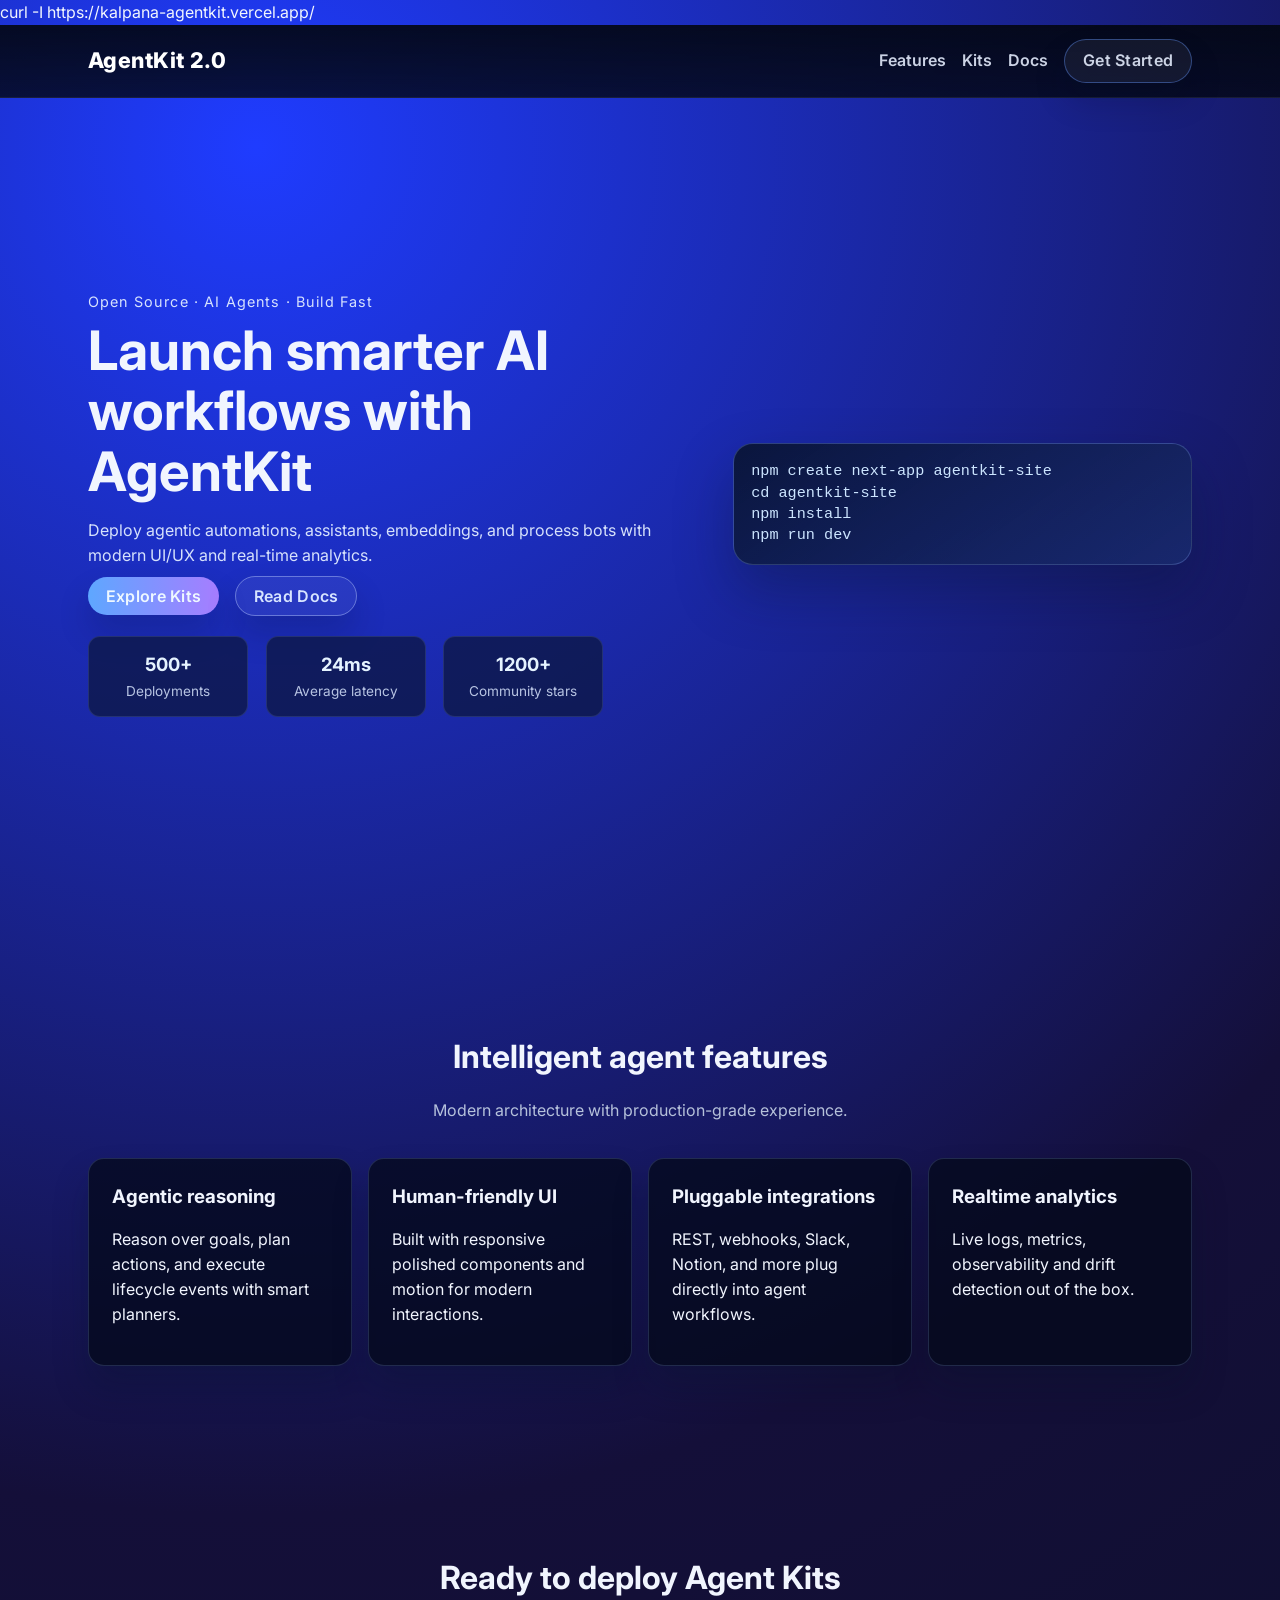
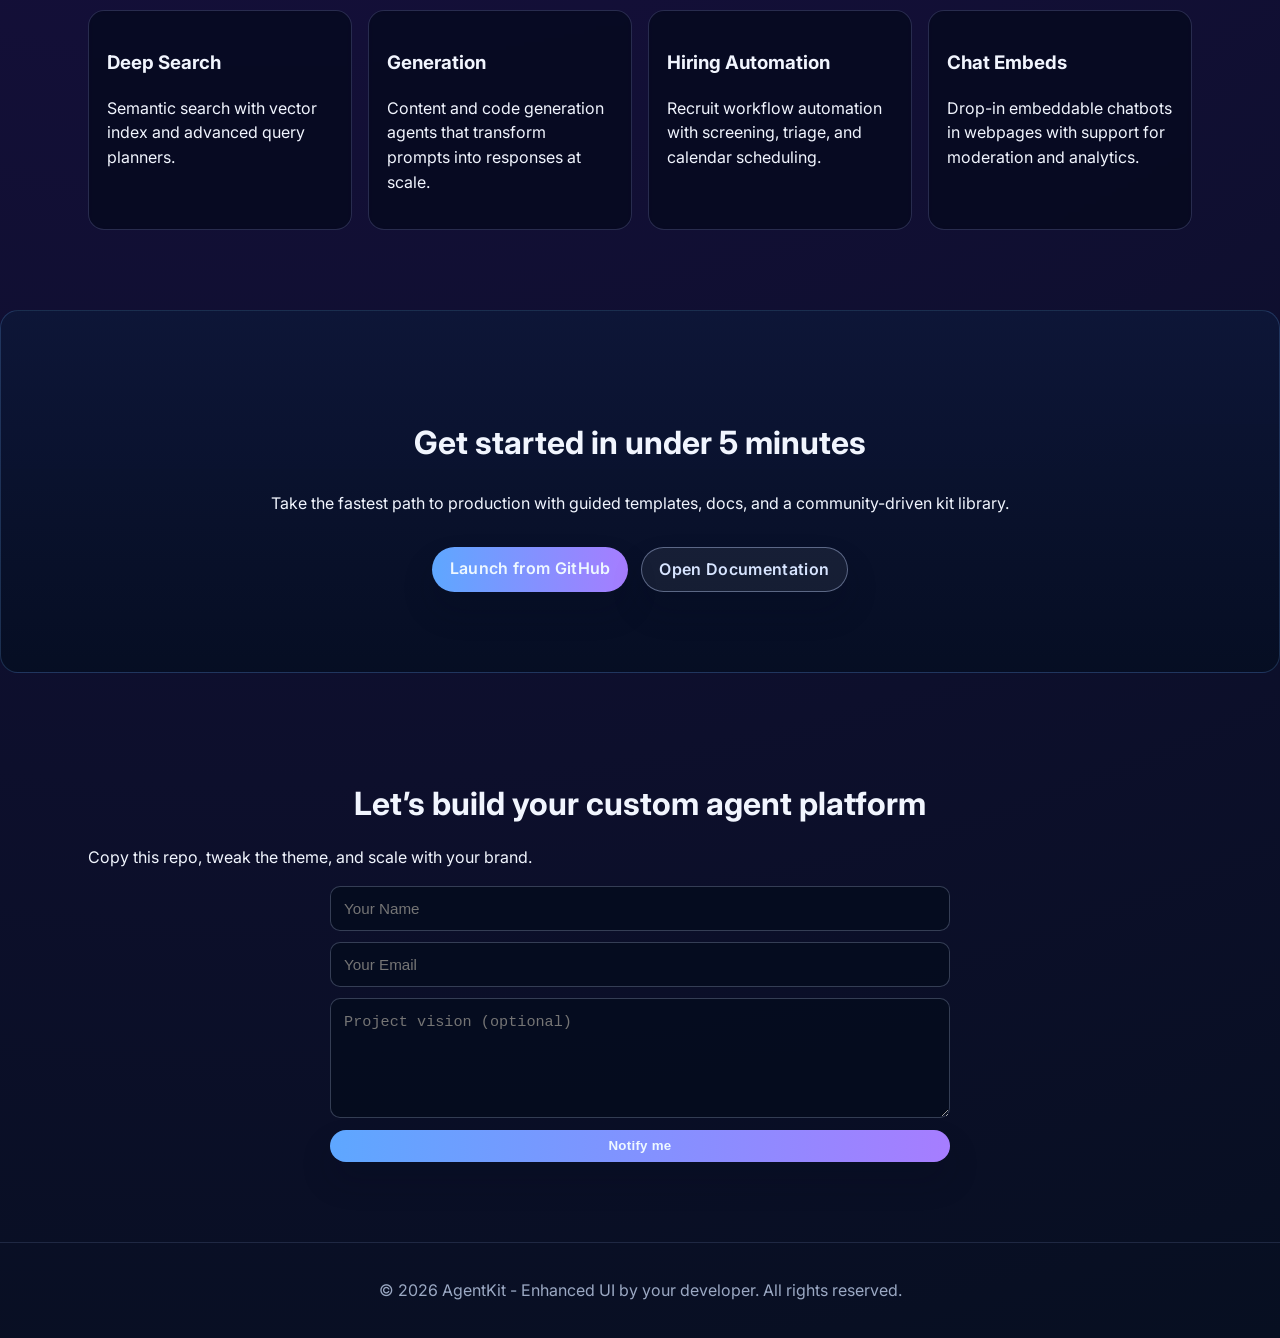
<file: index.html>
<!DOCTYPE html>
<html lang="en">
  <head>
    <meta charset="UTF-8" />
    <meta name="viewport" content="width=device-width, initial-scale=1.0" />
    <title>AgentKit Advanced Landing</title>
    <link rel="stylesheet" href="styles.css" />
    <link rel="preconnect" href="https://fonts.googleapis.com" />
    <link rel="preconnect" href="https://fonts.gstatic.com" crossorigin />
    <link
      href="https://fonts.googleapis.com/css2?family=Inter:wght@400;500;600;700;800&display=swap"
      rel="stylesheet"
    />
  </head>
  <body>curl -I https://kalpana-agentkit.vercel.app/
    <header class="topbar" id="topbar">
      <div class="container">
        <a class="brand" href="#">AgentKit 2.0</a>
        <nav class="nav">
          <a href="#features">Features</a>
          <a href="#kits">Kits</a>
          <a href="#docs">Docs</a>
          <a href="#contact" class="button">Get Started</a>
        </nav>
      </div>
    </header>

    <main>
      <section class="hero" id="hero">
        <div class="container hero-grid">
          <article>
            <p class="eyebrow">Open Source · AI Agents · Build Fast</p>
            <h1>Launch smarter AI workflows with AgentKit</h1>
            <p>
              Deploy agentic automations, assistants, embeddings, and process bots with modern UI/UX and real-time analytics.
            </p>
            <div class="hero-actions">
              <a href="#kits" class="button primary">Explore Kits</a>
              <a href="#docs" class="button secondary">Read Docs</a>
            </div>
            <div class="stats" id="stats">
              <div>
                <strong>500+</strong>
                <span>Deployments</span>
              </div>
              <div>
                <strong>24ms</strong>
                <span>Average latency</span>
              </div>
              <div>
                <strong>1200+</strong>
                <span>Community stars</span>
              </div>
            </div>
          </article>
          <aside>
            <div class="code-card" id="codeCard">
              <pre><code>npm create next-app agentkit-site
cd agentkit-site
npm install
npm run dev</code></pre>
            </div>
          </aside>
        </div>
      </section>

      <section id="features" class="section features">
        <div class="container">
          <h2>Intelligent agent features</h2>
          <p class="subtitle">Modern architecture with production-grade experience.</p>
          <div class="cards">
            <article class="card">
              <h3>Agentic reasoning</h3>
              <p>Reason over goals, plan actions, and execute lifecycle events with smart planners.</p>
            </article>
            <article class="card">
              <h3>Human-friendly UI</h3>
              <p>Built with responsive polished components and motion for modern interactions.</p>
            </article>
            <article class="card">
              <h3>Pluggable integrations</h3>
              <p>REST, webhooks, Slack, Notion, and more plug directly into agent workflows.</p>
            </article>
            <article class="card">
              <h3>Realtime analytics</h3>
              <p>Live logs, metrics, observability and drift detection out of the box.</p>
            </article>
          </div>
        </div>
      </section>

      <section id="kits" class="section kits">
        <div class="container">
          <h2>Ready to deploy Agent Kits</h2>
          <div class="kit-grid">
            <article class="kit-card">
              <h3>Deep Search</h3>
              <p>Semantic search with vector index and advanced query planners.</p>
            </article>
            <article class="kit-card">
              <h3>Generation</h3>
              <p>Content and code generation agents that transform prompts into responses at scale.</p>
            </article>
            <article class="kit-card">
              <h3>Hiring Automation</h3>
              <p>Recruit workflow automation with screening, triage, and calendar scheduling.
              </p>
            </article>
            <article class="kit-card">
              <h3>Chat Embeds</h3>
              <p>Drop-in embeddable chatbots in webpages with support for moderation and analytics.</p>
            </article>
          </div>
        </div>
      </section>

      <section id="docs" class="section cta-block">
        <div class="container cta-content">
          <h2>Get started in under 5 minutes</h2>
          <p>Take the fastest path to production with guided templates, docs, and a community-driven kit library.</p>
          <div class="cta-actions">
            <a href="#" class="button primary">Launch from GitHub</a>
            <a href="#" class="button secondary">Open Documentation</a>
          </div>
        </div>
      </section>

      <section id="contact" class="section contact">
        <div class="container">
          <h2>Let’s build your custom agent platform</h2>
          <p>Copy this repo, tweak the theme, and scale with your brand.</p>
          <form class="form" onsubmit="event.preventDefault(); createToast();">
            <input type="text" placeholder="Your Name" required />
            <input type="email" placeholder="Your Email" required />
            <textarea placeholder="Project vision (optional)"></textarea>
            <button type="submit" class="button primary">Notify me</button>
          </form>
        </div>
      </section>
    </main>

    <footer class="footer">
      <div class="container">
        <p>© 2026 AgentKit - Enhanced UI by your developer. All rights reserved.</p>
      </div>
    </footer>

    <div id="toast" class="toast hidden">Thanks! You are on the list.</div>

    <script src="script.js"></script>
  </body>
</html>
</file>
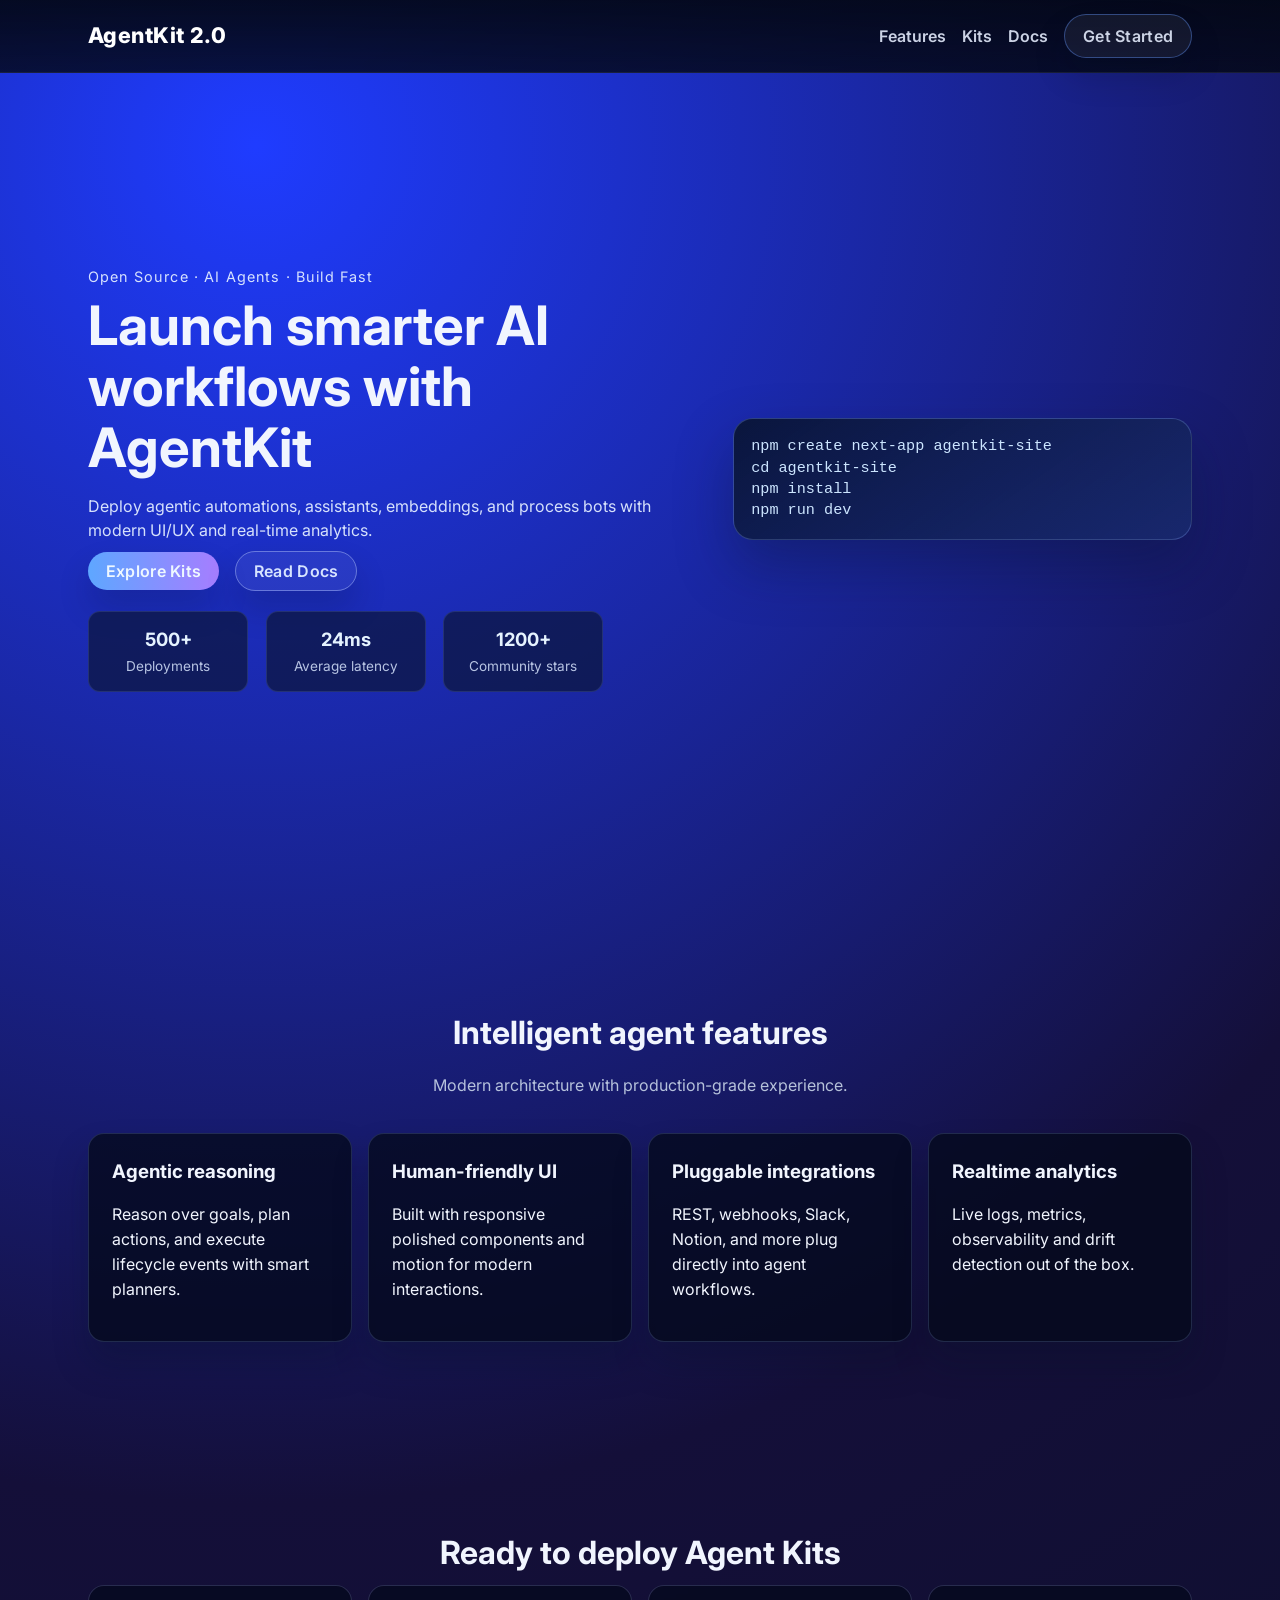
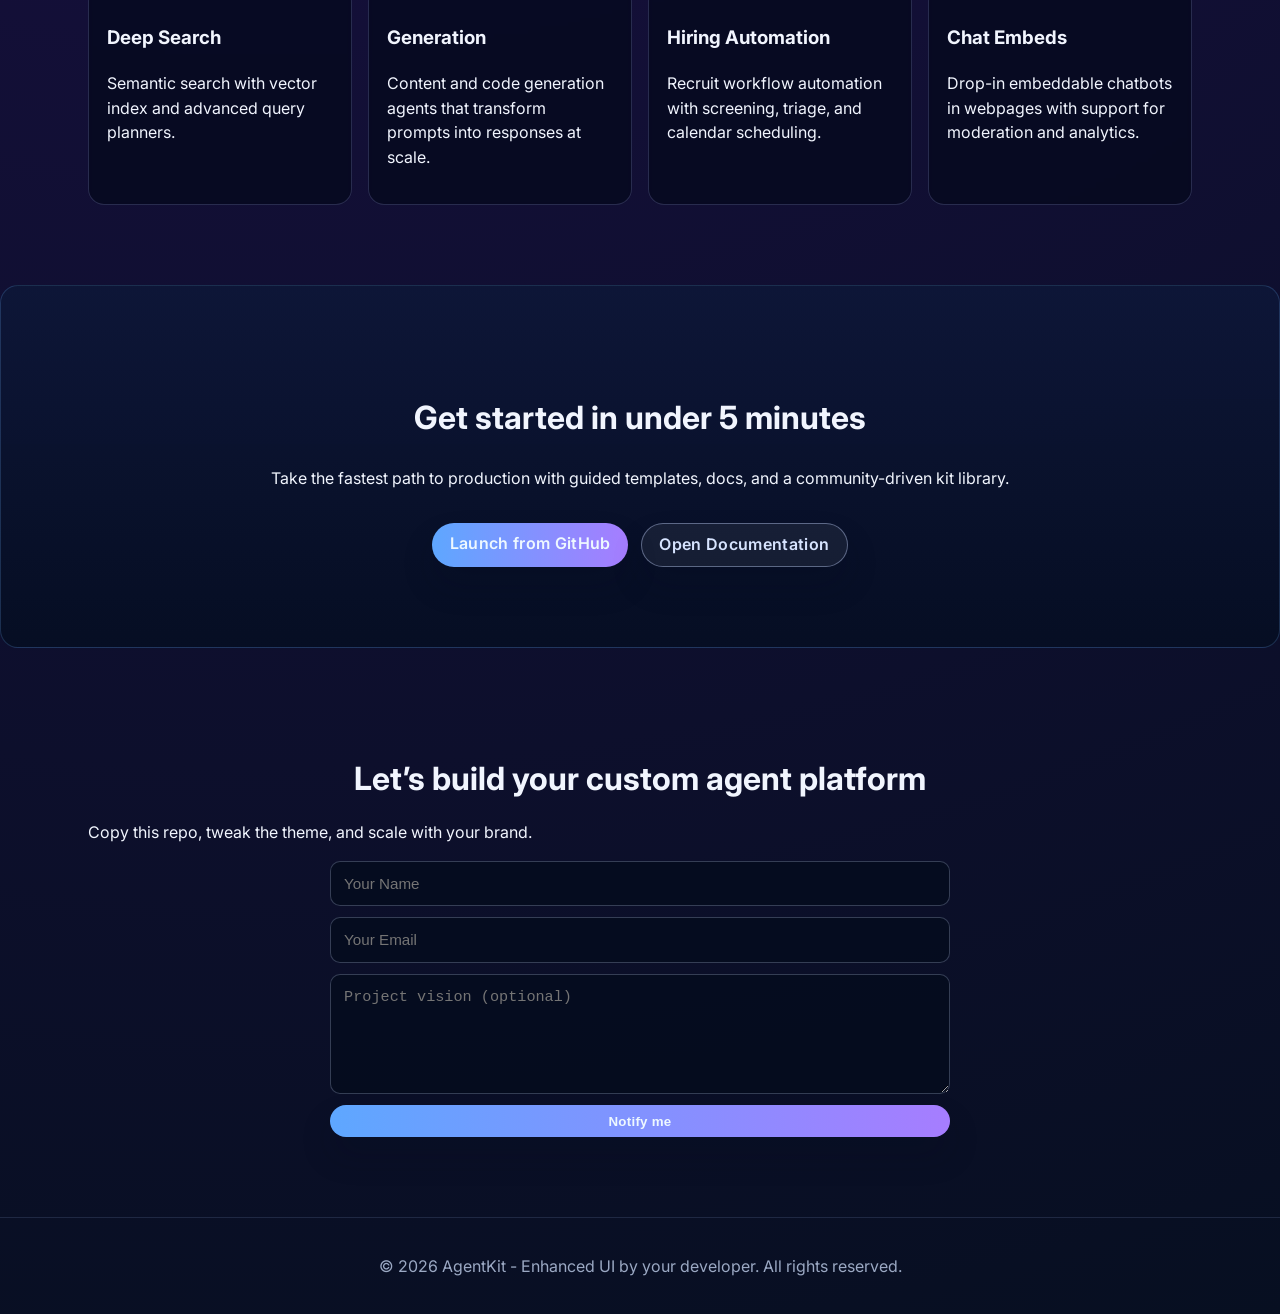
<file: landing/index.html>
<!DOCTYPE html>
<html lang="en">
  <head>
    <meta charset="UTF-8" />
    <meta name="viewport" content="width=device-width, initial-scale=1.0" />
    <title>AgentKit Advanced Landing</title>
    <link rel="stylesheet" href="styles.css" />
    <link rel="preconnect" href="https://fonts.googleapis.com" />
    <link rel="preconnect" href="https://fonts.gstatic.com" crossorigin />
    <link
      href="https://fonts.googleapis.com/css2?family=Inter:wght@400;500;600;700;800&display=swap"
      rel="stylesheet"
    />
  </head>
  <body>
    <header class="topbar" id="topbar">
      <div class="container">
        <a class="brand" href="#">AgentKit 2.0</a>
        <nav class="nav">
          <a href="#features">Features</a>
          <a href="#kits">Kits</a>
          <a href="#docs">Docs</a>
          <a href="#contact" class="button">Get Started</a>
        </nav>
      </div>
    </header>

    <main>
      <section class="hero" id="hero">
        <div class="container hero-grid">
          <article>
            <p class="eyebrow">Open Source · AI Agents · Build Fast</p>
            <h1>Launch smarter AI workflows with AgentKit</h1>
            <p>
              Deploy agentic automations, assistants, embeddings, and process bots with modern UI/UX and real-time analytics.
            </p>
            <div class="hero-actions">
              <a href="#kits" class="button primary">Explore Kits</a>
              <a href="#docs" class="button secondary">Read Docs</a>
            </div>
            <div class="stats" id="stats">
              <div>
                <strong>500+</strong>
                <span>Deployments</span>
              </div>
              <div>
                <strong>24ms</strong>
                <span>Average latency</span>
              </div>
              <div>
                <strong>1200+</strong>
                <span>Community stars</span>
              </div>
            </div>
          </article>
          <aside>
            <div class="code-card" id="codeCard">
              <pre><code>npm create next-app agentkit-site
cd agentkit-site
npm install
npm run dev</code></pre>
            </div>
          </aside>
        </div>
      </section>

      <section id="features" class="section features">
        <div class="container">
          <h2>Intelligent agent features</h2>
          <p class="subtitle">Modern architecture with production-grade experience.</p>
          <div class="cards">
            <article class="card">
              <h3>Agentic reasoning</h3>
              <p>Reason over goals, plan actions, and execute lifecycle events with smart planners.</p>
            </article>
            <article class="card">
              <h3>Human-friendly UI</h3>
              <p>Built with responsive polished components and motion for modern interactions.</p>
            </article>
            <article class="card">
              <h3>Pluggable integrations</h3>
              <p>REST, webhooks, Slack, Notion, and more plug directly into agent workflows.</p>
            </article>
            <article class="card">
              <h3>Realtime analytics</h3>
              <p>Live logs, metrics, observability and drift detection out of the box.</p>
            </article>
          </div>
        </div>
      </section>

      <section id="kits" class="section kits">
        <div class="container">
          <h2>Ready to deploy Agent Kits</h2>
          <div class="kit-grid">
            <article class="kit-card">
              <h3>Deep Search</h3>
              <p>Semantic search with vector index and advanced query planners.</p>
            </article>
            <article class="kit-card">
              <h3>Generation</h3>
              <p>Content and code generation agents that transform prompts into responses at scale.</p>
            </article>
            <article class="kit-card">
              <h3>Hiring Automation</h3>
              <p>Recruit workflow automation with screening, triage, and calendar scheduling.
              </p>
            </article>
            <article class="kit-card">
              <h3>Chat Embeds</h3>
              <p>Drop-in embeddable chatbots in webpages with support for moderation and analytics.</p>
            </article>
          </div>
        </div>
      </section>

      <section id="docs" class="section cta-block">
        <div class="container cta-content">
          <h2>Get started in under 5 minutes</h2>
          <p>Take the fastest path to production with guided templates, docs, and a community-driven kit library.</p>
          <div class="cta-actions">
            <a href="#" class="button primary">Launch from GitHub</a>
            <a href="#" class="button secondary">Open Documentation</a>
          </div>
        </div>
      </section>

      <section id="contact" class="section contact">
        <div class="container">
          <h2>Let’s build your custom agent platform</h2>
          <p>Copy this repo, tweak the theme, and scale with your brand.</p>
          <form class="form" onsubmit="event.preventDefault(); createToast();">
            <input type="text" placeholder="Your Name" required />
            <input type="email" placeholder="Your Email" required />
            <textarea placeholder="Project vision (optional)"></textarea>
            <button type="submit" class="button primary">Notify me</button>
          </form>
        </div>
      </section>
    </main>

    <footer class="footer">
      <div class="container">
        <p>© 2026 AgentKit - Enhanced UI by your developer. All rights reserved.</p>
      </div>
    </footer>

    <div id="toast" class="toast hidden">Thanks! You are on the list.</div>

    <script src="script.js"></script>
  </body>
</html>
</file>
<file: styles.css>
:root {
  --bg: #030725;
  --text: #f1f5fe;
  --surface: rgba(13, 24, 57, 0.95);
  --accent: #83bcff;
  --accent2: #af6fff;
  --muted: #abb3c1;
}

* {
  box-sizing: border-box;
}

body {
  margin: 0;
  font-family: 'Inter', system-ui, -apple-system, Segoe UI, Roboto, sans-serif;
  color: var(--text);
  background: radial-gradient(circle at 20% 5%, #1f3cff 0%, #140f39 46%, #070f21 100%);
  line-height: 1.55;
}

.container {
  width: min(1120px, 94%);
  margin: 0 auto;
  padding: 0 0.5rem;
}

.topbar {
  position: sticky;
  top: 0;
  z-index: 30;
  background: linear-gradient(180deg, rgba(3, 7, 19, 0.92), rgba(3, 7, 19, 0.8));
  backdrop-filter: blur(12px);
  border-bottom: 1px solid rgba(170, 190, 255, 0.12);
}

.topbar .container {
  display: flex;
  align-items: center;
  justify-content: space-between;
  min-height: 72px;
}

.brand {
  color: white;
  font-weight: 800;
  font-size: 1.35rem;
  letter-spacing: 0.02em;
  text-decoration: none;
}

.nav {
  display: flex;
  gap: 1rem;
  align-items: center;
}

.nav a {
  color: rgba(231, 239, 255, 0.88);
  text-decoration: none;
  font-weight: 600;
  transition: color 0.25s ease;
}

.nav a:hover {
  color: #d4ecff;
}

.button {
  border: 1px solid rgba(99, 151, 255, 0.4);
  background: rgba(255, 255, 255, 0.06);
  color: #eef8ff;
  border-radius: 999px;
  padding: 0.55rem 1.1rem;
  font-weight: 600;
  letter-spacing: 0.02em;
  text-decoration: none;
  box-shadow: 0 18px 32px rgba(4, 12, 28, 0.18);
  transition: transform 0.25s ease, background 0.35s ease;
}

.button:hover {
  transform: translateY(-1px);
  background: linear-gradient(120deg, rgba(66, 129, 255, 0.28), rgba(106, 87, 255, 0.28));
}

.primary {
  background: linear-gradient(90deg, #5ea7ff, #a67dff);
  border: none;
}

.primary:hover {
  background: linear-gradient(90deg, #74b8ff, #c88cff);
}

.secondary {
  color: #d7e4ff;
  border-color: rgba(197, 214, 255, 0.4);
}

.hero {
  min-height: calc(100vh - 72px);
  display: flex;
  align-items: center;
  padding: 2rem 0 3rem;
}

.hero-grid {
  display: grid;
  grid-template-columns: 1.2fr 0.9fr;
  gap: 2rem;
  align-items: center;
}

.eyebrow {
  color: #67abff;
  letter-spacing: 0.08em;
  font-size: 0.9rem;
  margin: 0;
}

.hero h1 {
  font-size: clamp(2rem, 5vw, 3.4rem);
  margin: 0.4rem 0 1rem;
  line-height: 1.12;
}

.hero p {
  max-width: 620px;
  color: rgba(224, 235, 255, 0.95);
}

.hero-actions a {
  margin-right: 0.75rem;
}

.stats {
  margin-top: 1.7rem;
  display: flex;
  gap: 1.1rem;
}

.stats div {
  background: rgba(12, 22, 58, 0.7);
  border: 1px solid rgba(155, 183, 255, 0.15);
  border-radius: 12px;
  padding: 0.8rem 1rem;
  width: 160px;
  text-align: center;
  animation: slideUp 0.8s ease both;
}

.stats strong {
  display: block;
  font-size: 1.15rem;
  color: #e5f3ff;
}

.stats span {
  color: rgba(193, 206, 234, 0.95);
  font-size: 0.85rem;
}

.code-card {
  background: linear-gradient(145deg, rgba(8, 19, 45, 0.88), rgba(25, 46, 110, 0.68));
  border: 1px solid rgba(141, 173, 255, 0.26);
  border-radius: 20px;
  padding: 1.1rem;
  box-shadow: 0 26px 55px rgba(9, 21, 50, 0.35);
  animation: float 3.4s ease-in-out infinite;
}

.code-card pre {
  margin: 0;
  color: #cce5ff;
  font-family: 'Fira Code', monospace;
  font-size: 0.95rem;
  line-height: 1.4;
}

.section {
  padding: 80px 0;
}

.hidden {
  opacity: 0;
  transform: translateY(24px);
  transition: opacity .75s ease, transform .75s ease;
}

.in-view {
  opacity: 1 !important;
  transform: translateY(0) !important;
}

.features h2,
.kits h2,
.cta-block h2,
.contact h2 {
  text-align: center;
  font-size: 2rem;
  margin-bottom: 0.45rem;
}

.subtitle {
  text-align: center;
  color: rgba(204, 216, 235, 0.88);
  margin-bottom: 2.2rem;
}

.cards {
  display: grid;
  grid-template-columns: repeat(auto-fit, minmax(240px, 1fr));
  gap: 1rem;
}

.card {
  border: 1px solid rgba(155, 190, 255, 0.18);
  background: rgba(4, 10, 27, 0.78);
  padding: 1.45rem;
  border-radius: 16px;
  box-shadow: 0 22px 34px rgba(7, 17, 39, 0.28);
  transition: transform 0.25s ease, border-color 0.3s ease;
}

.card:hover {
  transform: translateY(-5px);
  border-color: rgba(148, 221, 255, 0.35);
}

.card h3 {
  margin-top: 0;
  margin-bottom: 0.55rem;
}

.kit-grid {
  display: grid;
  grid-template-columns: repeat(auto-fit, minmax(220px, 1fr));
  gap: 1rem;
}

.kit-card {
  border: 1px solid rgba(175, 179, 255, 0.2);
  background: rgba(5, 9, 30, 0.8);
  padding: 1.15rem;
  border-radius: 16px;
  backdrop-filter: blur(2px);
  transition: transform 0.3s ease, border-color 0.3s ease;
}

.kit-card:hover {
  transform: translateY(-4px);
  border-color: rgba(108, 185, 255, 0.35);
}

.cta-block {
  border-radius: 18px;
  background: linear-gradient(180deg, rgba(14, 23, 56, .95), rgba(6, 14, 35, 0.98));
  border: 1px solid rgba(112, 178, 255, 0.2);
}

.cta-content {
  display: flex;
  flex-direction: column;
  align-items: center;
}

.cta-actions {
  display: flex;
  gap: 0.8rem;
  margin-top: 1rem;
}

.contact .form {
  max-width: 620px;
  margin: 0 auto;
  display: grid;
  gap: 0.7rem;
}

.contact input,
.contact textarea {
  border-radius: 10px;
  border: 1px solid rgba(140, 154, 185, 0.35);
  background: rgba(5, 12, 30, 0.85);
  color: #e9efff;
  padding: 0.82rem;
  font-size: 0.95rem;
  outline: none;
}

.contact textarea {
  min-height: 120px;
  resize: vertical;
}

.footer {
  padding: 1.2rem 0;
  border-top: 1px solid rgba(136, 155, 205, 0.18);
  text-align: center;
  color: rgba(175, 190, 217, 0.88);
}

.toast {
  position: fixed;
  right: 1rem;
  bottom: 1.2rem;
  padding: 0.7rem 1rem;
  background: rgba(25, 46, 95, 0.95);
  border-radius: 12px;
  border: 1px solid rgba(115, 171, 255, 0.6);
  color: #dbeeff;
  box-shadow: 0 18px 28px rgba(1, 9, 25, 0.45);
  transform: translateY(20px);
  transition: opacity 0.3s ease, transform 0.3s ease;
}

.toast.hidden {
  opacity: 0;
  pointer-events: none;
}

.toast.visible {
  opacity: 1;
  transform: translateY(0);
}

@keyframes float {
  0%, 100% {
    transform: translateY(0px);
  }
  50% {
    transform: translateY(-11px);
  }
}

.in-view {
  opacity: 1 !important;
  transform: translateY(0) !important;
}

@keyframes slideUp {
  from {opacity: 0; transform: translateY(18px);}
  to {opacity: 1; transform: translateY(0);}
}

@media (max-width: 960px) {
  .hero-grid {
    grid-template-columns: 1fr;
  }
  .hero {
    min-height: auto;
  }
  .topbar .container {
    padding: 0 0.5rem;
  }
  .nav {
    display: none;
  }
}
</file>
<file: landing/styles.css>
:root {
  --bg: #030725;
  --text: #f1f5fe;
  --surface: rgba(13, 24, 57, 0.95);
  --accent: #83bcff;
  --accent2: #af6fff;
  --muted: #abb3c1;
}

* {
  box-sizing: border-box;
}

body {
  margin: 0;
  font-family: 'Inter', system-ui, -apple-system, Segoe UI, Roboto, sans-serif;
  color: var(--text);
  background: radial-gradient(circle at 20% 5%, #1f3cff 0%, #140f39 46%, #070f21 100%);
  line-height: 1.55;
}

.container {
  width: min(1120px, 94%);
  margin: 0 auto;
  padding: 0 0.5rem;
}

.topbar {
  position: sticky;
  top: 0;
  z-index: 30;
  background: linear-gradient(180deg, rgba(3, 7, 19, 0.92), rgba(3, 7, 19, 0.8));
  backdrop-filter: blur(12px);
  border-bottom: 1px solid rgba(170, 190, 255, 0.12);
}

.topbar .container {
  display: flex;
  align-items: center;
  justify-content: space-between;
  min-height: 72px;
}

.brand {
  color: white;
  font-weight: 800;
  font-size: 1.35rem;
  letter-spacing: 0.02em;
  text-decoration: none;
}

.nav {
  display: flex;
  gap: 1rem;
  align-items: center;
}

.nav a {
  color: rgba(231, 239, 255, 0.88);
  text-decoration: none;
  font-weight: 600;
  transition: color 0.25s ease;
}

.nav a:hover {
  color: #d4ecff;
}

.button {
  border: 1px solid rgba(99, 151, 255, 0.4);
  background: rgba(255, 255, 255, 0.06);
  color: #eef8ff;
  border-radius: 999px;
  padding: 0.55rem 1.1rem;
  font-weight: 600;
  letter-spacing: 0.02em;
  text-decoration: none;
  box-shadow: 0 18px 32px rgba(4, 12, 28, 0.18);
  transition: transform 0.25s ease, background 0.35s ease;
}

.button:hover {
  transform: translateY(-1px);
  background: linear-gradient(120deg, rgba(66, 129, 255, 0.28), rgba(106, 87, 255, 0.28));
}

.primary {
  background: linear-gradient(90deg, #5ea7ff, #a67dff);
  border: none;
}

.primary:hover {
  background: linear-gradient(90deg, #74b8ff, #c88cff);
}

.secondary {
  color: #d7e4ff;
  border-color: rgba(197, 214, 255, 0.4);
}

.hero {
  min-height: calc(100vh - 72px);
  display: flex;
  align-items: center;
  padding: 2rem 0 3rem;
}

.hero-grid {
  display: grid;
  grid-template-columns: 1.2fr 0.9fr;
  gap: 2rem;
  align-items: center;
}

.eyebrow {
  color: #67abff;
  letter-spacing: 0.08em;
  font-size: 0.9rem;
  margin: 0;
}

.hero h1 {
  font-size: clamp(2rem, 5vw, 3.4rem);
  margin: 0.4rem 0 1rem;
  line-height: 1.12;
}

.hero p {
  max-width: 620px;
  color: rgba(224, 235, 255, 0.95);
}

.hero-actions a {
  margin-right: 0.75rem;
}

.stats {
  margin-top: 1.7rem;
  display: flex;
  gap: 1.1rem;
}

.stats div {
  background: rgba(12, 22, 58, 0.7);
  border: 1px solid rgba(155, 183, 255, 0.15);
  border-radius: 12px;
  padding: 0.8rem 1rem;
  width: 160px;
  text-align: center;
  animation: slideUp 0.8s ease both;
}

.stats strong {
  display: block;
  font-size: 1.15rem;
  color: #e5f3ff;
}

.stats span {
  color: rgba(193, 206, 234, 0.95);
  font-size: 0.85rem;
}

.code-card {
  background: linear-gradient(145deg, rgba(8, 19, 45, 0.88), rgba(25, 46, 110, 0.68));
  border: 1px solid rgba(141, 173, 255, 0.26);
  border-radius: 20px;
  padding: 1.1rem;
  box-shadow: 0 26px 55px rgba(9, 21, 50, 0.35);
  animation: float 3.4s ease-in-out infinite;
}

.code-card pre {
  margin: 0;
  color: #cce5ff;
  font-family: 'Fira Code', monospace;
  font-size: 0.95rem;
  line-height: 1.4;
}

.section {
  padding: 80px 0;
}

.hidden {
  opacity: 0;
  transform: translateY(24px);
  transition: opacity .75s ease, transform .75s ease;
}

.in-view {
  opacity: 1 !important;
  transform: translateY(0) !important;
}

.features h2,
.kits h2,
.cta-block h2,
.contact h2 {
  text-align: center;
  font-size: 2rem;
  margin-bottom: 0.45rem;
}

.subtitle {
  text-align: center;
  color: rgba(204, 216, 235, 0.88);
  margin-bottom: 2.2rem;
}

.cards {
  display: grid;
  grid-template-columns: repeat(auto-fit, minmax(240px, 1fr));
  gap: 1rem;
}

.card {
  border: 1px solid rgba(155, 190, 255, 0.18);
  background: rgba(4, 10, 27, 0.78);
  padding: 1.45rem;
  border-radius: 16px;
  box-shadow: 0 22px 34px rgba(7, 17, 39, 0.28);
  transition: transform 0.25s ease, border-color 0.3s ease;
}

.card:hover {
  transform: translateY(-5px);
  border-color: rgba(148, 221, 255, 0.35);
}

.card h3 {
  margin-top: 0;
  margin-bottom: 0.55rem;
}

.kit-grid {
  display: grid;
  grid-template-columns: repeat(auto-fit, minmax(220px, 1fr));
  gap: 1rem;
}

.kit-card {
  border: 1px solid rgba(175, 179, 255, 0.2);
  background: rgba(5, 9, 30, 0.8);
  padding: 1.15rem;
  border-radius: 16px;
  backdrop-filter: blur(2px);
  transition: transform 0.3s ease, border-color 0.3s ease;
}

.kit-card:hover {
  transform: translateY(-4px);
  border-color: rgba(108, 185, 255, 0.35);
}

.cta-block {
  border-radius: 18px;
  background: linear-gradient(180deg, rgba(14, 23, 56, .95), rgba(6, 14, 35, 0.98));
  border: 1px solid rgba(112, 178, 255, 0.2);
}

.cta-content {
  display: flex;
  flex-direction: column;
  align-items: center;
}

.cta-actions {
  display: flex;
  gap: 0.8rem;
  margin-top: 1rem;
}

.contact .form {
  max-width: 620px;
  margin: 0 auto;
  display: grid;
  gap: 0.7rem;
}

.contact input,
.contact textarea {
  border-radius: 10px;
  border: 1px solid rgba(140, 154, 185, 0.35);
  background: rgba(5, 12, 30, 0.85);
  color: #e9efff;
  padding: 0.82rem;
  font-size: 0.95rem;
  outline: none;
}

.contact textarea {
  min-height: 120px;
  resize: vertical;
}

.footer {
  padding: 1.2rem 0;
  border-top: 1px solid rgba(136, 155, 205, 0.18);
  text-align: center;
  color: rgba(175, 190, 217, 0.88);
}

.toast {
  position: fixed;
  right: 1rem;
  bottom: 1.2rem;
  padding: 0.7rem 1rem;
  background: rgba(25, 46, 95, 0.95);
  border-radius: 12px;
  border: 1px solid rgba(115, 171, 255, 0.6);
  color: #dbeeff;
  box-shadow: 0 18px 28px rgba(1, 9, 25, 0.45);
  transform: translateY(20px);
  transition: opacity 0.3s ease, transform 0.3s ease;
}

.toast.hidden {
  opacity: 0;
  pointer-events: none;
}

.toast.visible {
  opacity: 1;
  transform: translateY(0);
}

@keyframes float {
  0%, 100% {
    transform: translateY(0px);
  }
  50% {
    transform: translateY(-11px);
  }
}

.in-view {
  opacity: 1 !important;
  transform: translateY(0) !important;
}

@keyframes slideUp {
  from {opacity: 0; transform: translateY(18px);}
  to {opacity: 1; transform: translateY(0);}
}

@media (max-width: 960px) {
  .hero-grid {
    grid-template-columns: 1fr;
  }
  .hero {
    min-height: auto;
  }
  .topbar .container {
    padding: 0 0.5rem;
  }
  .nav {
    display: none;
  }
}
</file>
